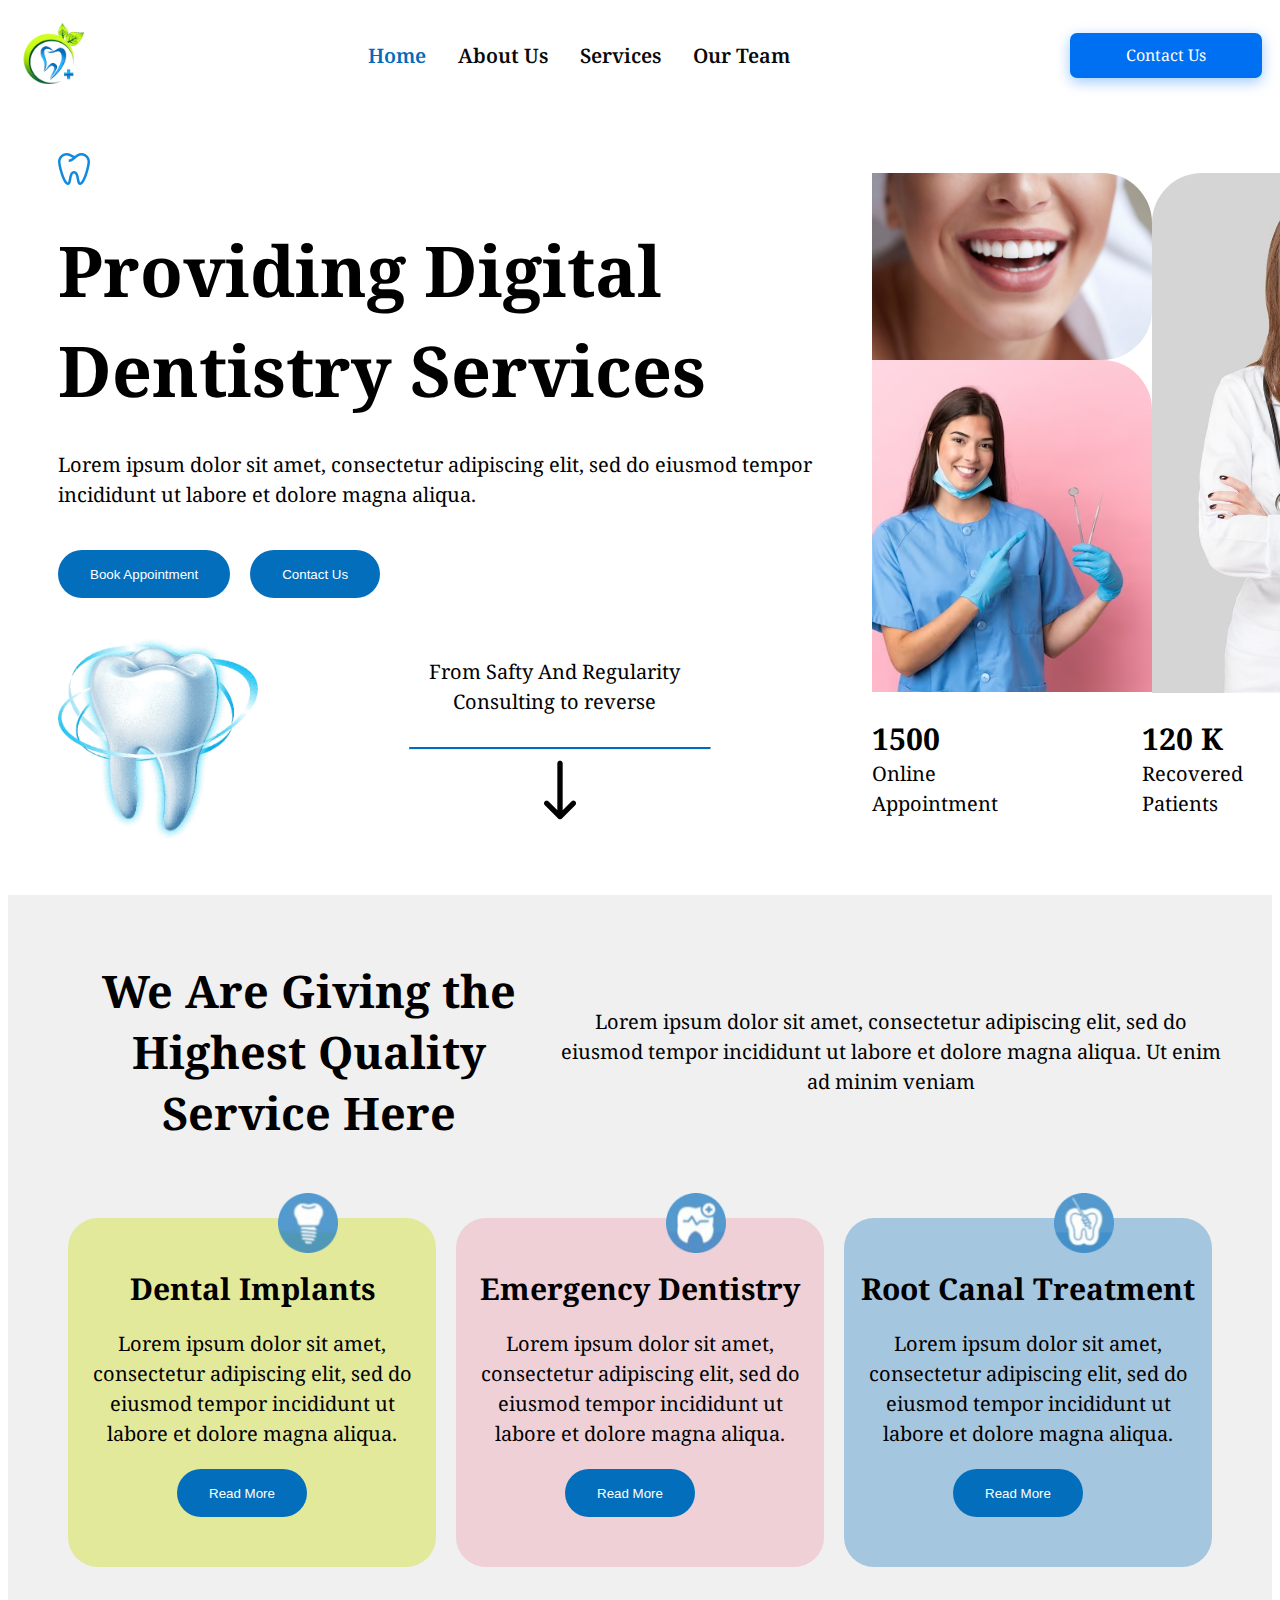
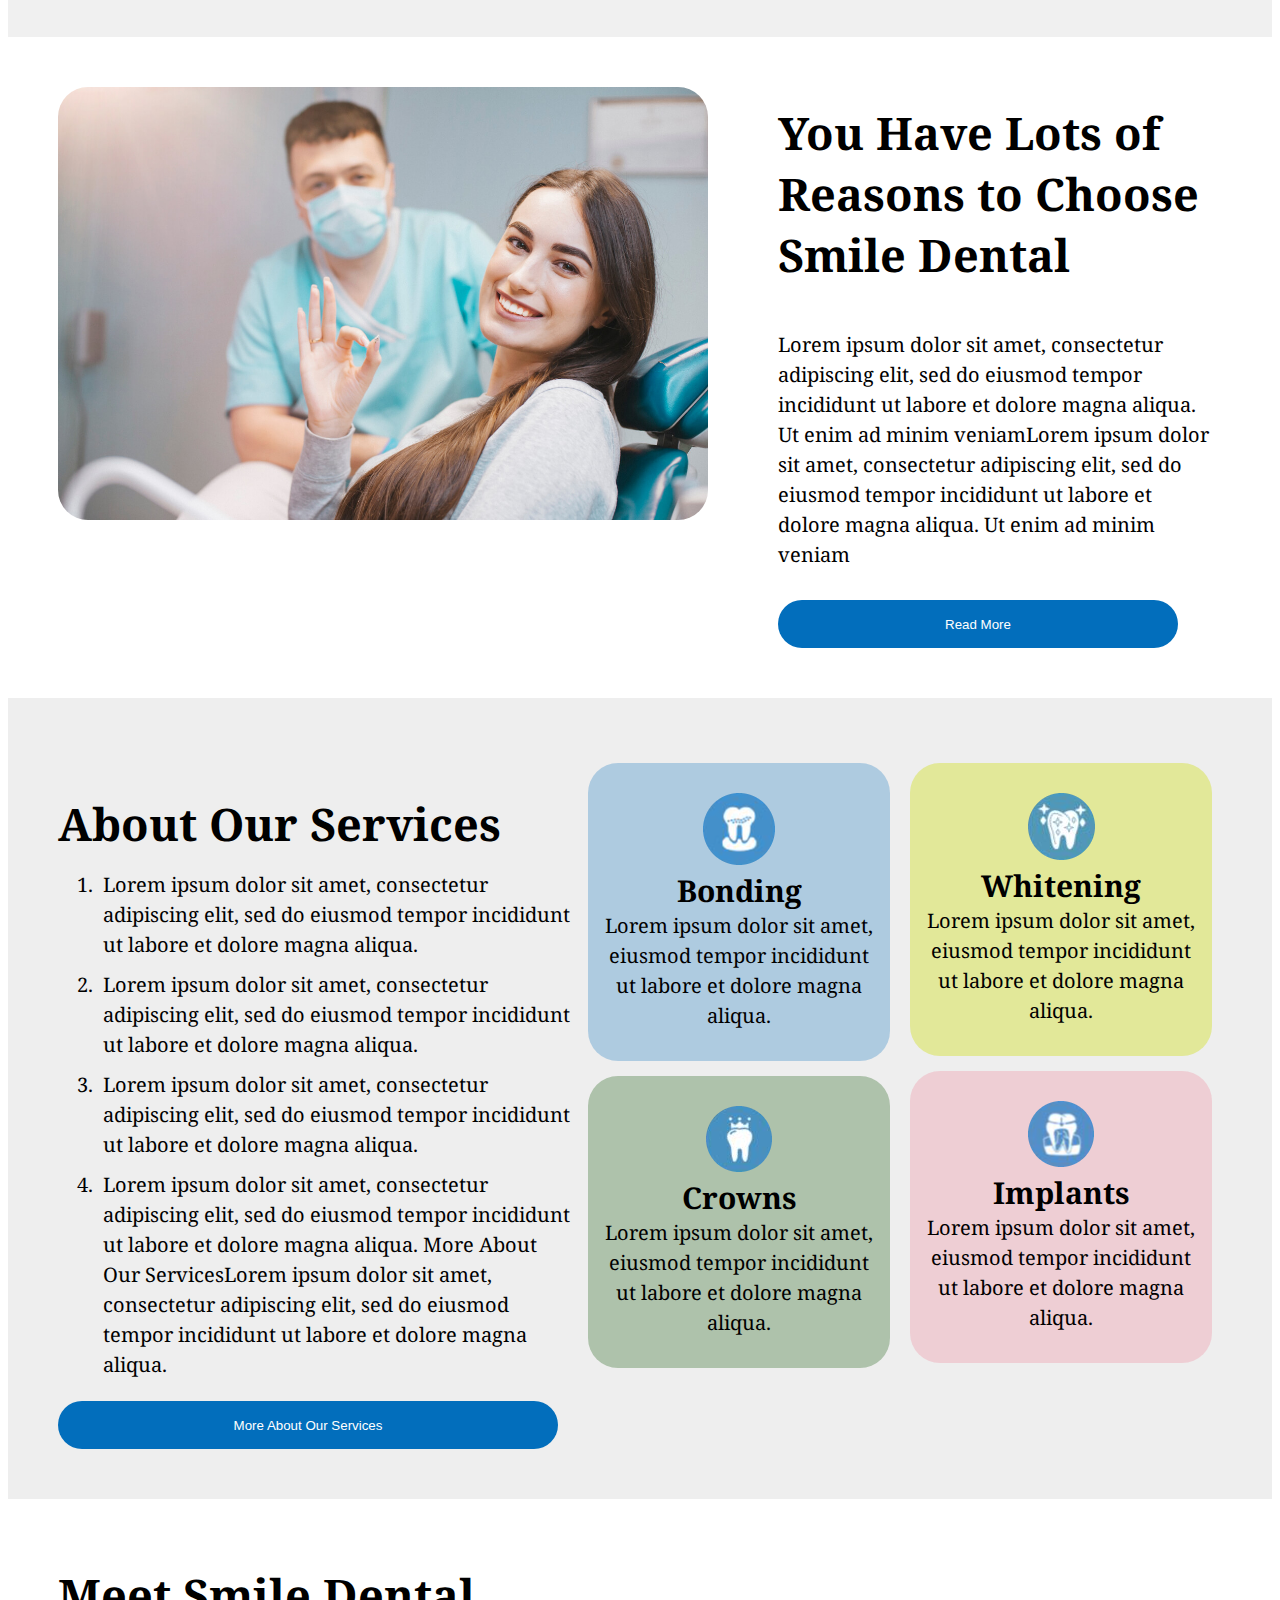
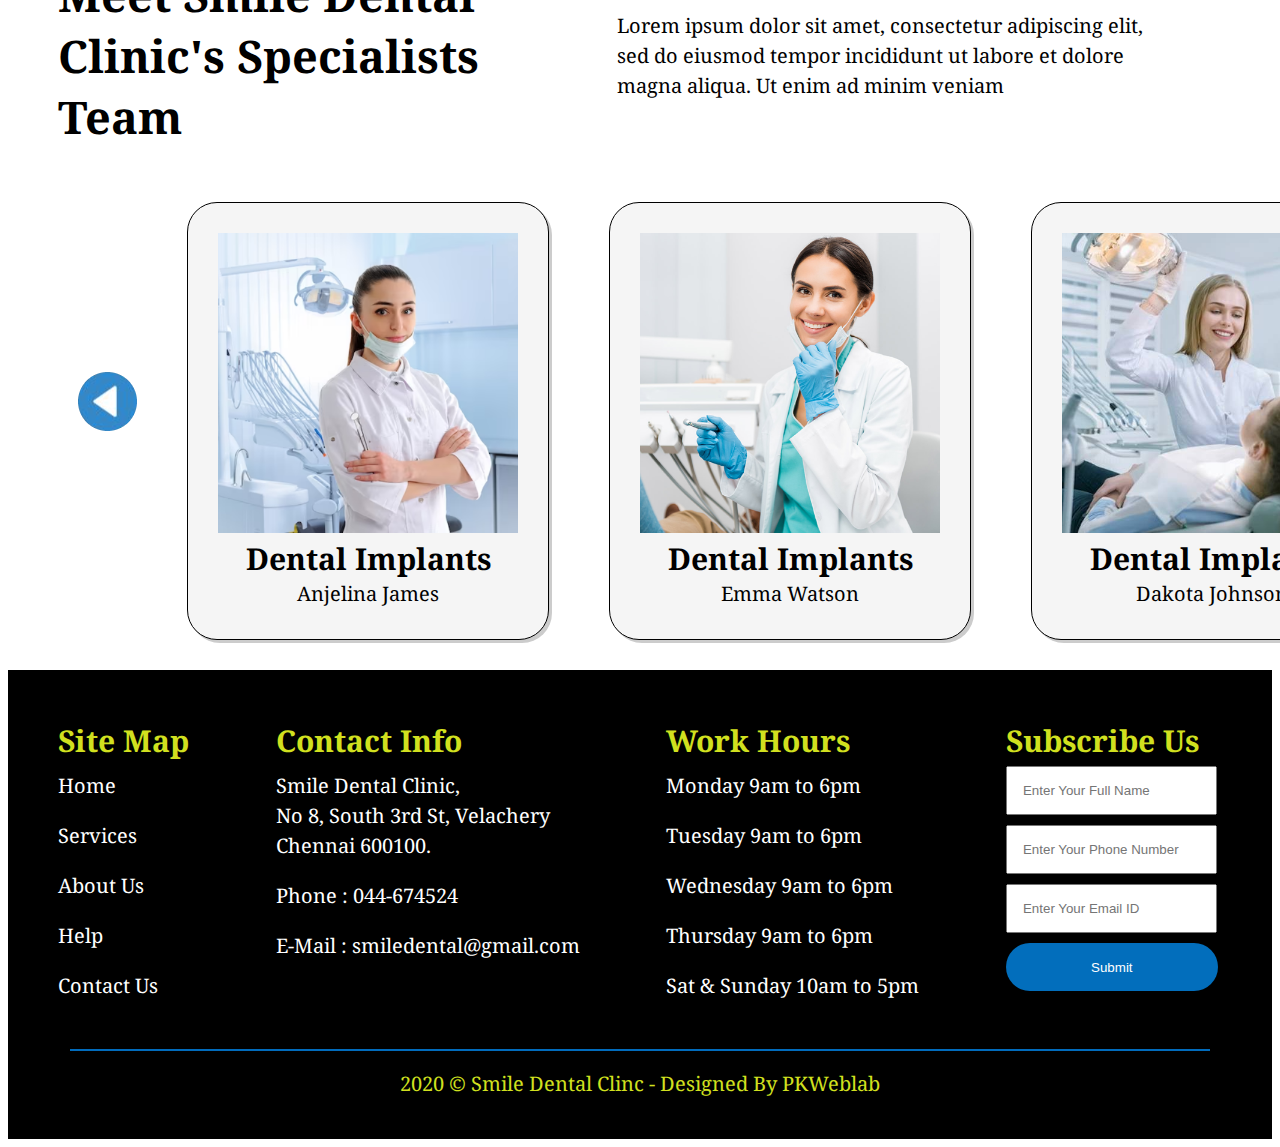
<file: index.html>
<!DOCTYPE html>
<html lang="en">
<head>
    <meta charset="UTF-8">
    <meta http-equiv="X-UA-Compatible" content="IE=edge">
    <meta name="viewport" content="width=device-width, initial-scale=1.0">
    <title>Smile Dental Clinic</title>
    <link rel="stylesheet" href="style.css">
    <link rel="preconnect" href="https://fonts.googleapis.com">
<link rel="preconnect" href="https://fonts.gstatic.com" crossorigin>
<link href="https://fonts.googleapis.com/css2?family=Noto+Serif&display=swap" rel="stylesheet">
</head>
<body>
    <!-- Navigation Section -->
    <header class="container">
    <div class="nav">
        <div class="logo">
            <img src="./Images/Logo.png" alt="logo">
        </div>
        <nav class="nav_text">
            <a class="active" href="#">Home</a>
            <a href="#abt">About Us</a>
            <a href="#os">Services</a>
            <a href="#ot">Our Team</a>
        </nav>
        <div class="cta">
            <span><a href="#ft">Contact Us</a> </span>
        </div>
    </div>
    </header>

    <!-- hero Section -->

    <div class="Heromainsec">
        <div class="heroFirst">
            <img src="./Images/tooth_icon.png" alt="tooth icon"><br>
            <h1>Providing Digital <br> Dentistry Services</h1>
            <p>Lorem ipsum dolor sit amet, consectetur adipiscing elit, sed do eiusmod tempor incididunt ut labore et dolore magna aliqua.</p>
            <div class="atf_btn" >
                <div ><a href="pop_up.html"><button class="atf_buttons"> <span class="button-content1">Book Appointment</span> </button></a></div>
                <div><a href="#ft"><button class="atf_buttons"><span class="button-content2"></span>Contact Us</button></a></div>
            </div>

    <!-- teeth icon section -->

            <div class="teeth_icon_sec">
                <div class="teet_icon"><img src="./Images/png-dental.png" alt=""></div>
                <div class="dentalImg">
                    <p>From Safty And Regularity Consulting to reverse</p><br>
                    <hr class="line">
                    <img src="./Images/down-arrow.png" alt="down arrow">
                </div>
            </div>
        </div>

    <!-- images section -->
          <div class="homeMainsection">

            <div class="threeImgs">
                <div class="twoImgs">
                    <div><img class="hImg1" src="./Images/dental-veneer-tips.jpg" alt="home section image1"></div>
                    <div><img class="hImg2" src="./Images/dentist-woman-holding-tools-isolated-pink-background-pointing-side-present-product_1368-247372 (1).png" alt="home section image2"></div>
                </div>

                <div>
                    <img class="hImg3" src="./Images/a5a3a0b4408a7fa7b7d840e6bfbb3017.jpg" alt="home section image3">
                </div>
            </div>


    <!-- Numbers -->

            <div class="NumbersWithtext">

                <div>
                    <h5>1500</h5>
                    <p>Online</p>
                    <p>Appointment</p>
                </div>

                <div>
                    <h5>120 K</h5>
                    <p>Recovered</p>
                    <p>Patients</p>
                </div>

                <div>
                    <h5>96 %</h5>
                    <p>Satisfaction</p>
                    <p>Rate</p>
                </div>
            </div>
        </div> 
    </div>


    <!-- About Section -->

    <div class="aboutMain" id="abt">

        <!-- about text section -->
         
        <div class="aboutText">
            <div>
                <h3>We Are Giving the Highest Quality Service Here</h3>
            </div>
            <div>
                <p>Lorem ipsum dolor sit amet, consectetur adipiscing elit, sed do eiusmod tempor incididunt ut labore et dolore magna aliqua. Ut enim ad minim veniam</p>
            </div>
        </div>

        <!-- About Card Section -->

        <div class="boxesMain">

            <div class="teethiconCir1"><img src="./Images/dentaimplaticon.png" alt=""></div>
            <div class="cardDI1">
                <h5>Dental Implants</h5>
                <p>Lorem ipsum dolor sit amet, consectetur adipiscing elit, sed do eiusmod tempor incididunt ut labore et dolore magna aliqua.</p>
                <a href="#os"><button class="atf_buttons"> <span class="button-content1"> Read More</span> </button></a>
            </div>

            <div class="teethiconCir1"><img src="./Images/About2icon.png" alt=""></div>
            <div class="cardDI2">
                <h5>Emergency Dentistry</h5>
                <p>Lorem ipsum dolor sit amet, consectetur adipiscing elit, sed do eiusmod tempor incididunt ut labore et dolore magna aliqua.</p>
                <a href="#os"><button class="atf_buttons"> <span class="button-content1"> Read More</span> </button></a>
            </div>
            <div class="teethiconCir1"><img src="./Images/gga-modified.png" alt=""></div>
            <div class="cardDI3">
                <h5>Root Canal Treatment</h5>
                <p>Lorem ipsum dolor sit amet, consectetur adipiscing elit, sed do eiusmod tempor incididunt ut labore et dolore magna aliqua.</p>
                <a href="#os"><button class="atf_buttons"> <span class="button-content1"> Read More</span> </button></a>
            </div>

        </div>

    </div>


    <!-- Why Choose Us Secion -->

    <div class="whyChoosusmain">
        <div class="whyChooseimg">
            <img class="whychooseimage" src="./Images/WhyChoosUs.jpg" alt="">
        </div>
        <div class="whyChooseCont">
            <div><h3>You Have Lots of Reasons to Choose Smile Dental</h3></div>
            <div><p>Lorem ipsum dolor sit amet, consectetur adipiscing elit, sed do eiusmod tempor incididunt ut labore et dolore magna aliqua. Ut enim ad minim veniamLorem ipsum dolor sit amet, consectetur adipiscing elit, sed do eiusmod tempor incididunt ut labore et dolore magna aliqua. Ut enim ad minim veniam</p></div>
            <div class="whyChoosbtn"><a href="#os"><button class="atf_buttons"> <span class="button-content1"> Read More</span> </button></a></div>
        </div>

    </div>


    <!-- Our Services Section -->

    <div class="ourServmain" id="os">

    <div class="ourservcontent">
        <!-- our service content -->
        <div>
            <h3>About Our Services</h3>
            <span>
                <ol>
                    <li>Lorem ipsum dolor sit amet, consectetur adipiscing elit, sed do eiusmod tempor incididunt ut labore et dolore magna aliqua.</li>
                    <li>Lorem ipsum dolor sit amet, consectetur adipiscing elit, sed do eiusmod tempor incididunt ut labore et dolore magna aliqua.</li>
                    <li>Lorem ipsum dolor sit amet, consectetur adipiscing elit, sed do eiusmod tempor incididunt ut labore et dolore magna aliqua.</li>
                    <li>Lorem ipsum dolor sit amet, consectetur adipiscing elit, sed do eiusmod tempor incididunt ut labore et dolore magna aliqua.
                        More About Our ServicesLorem ipsum dolor sit amet, consectetur adipiscing elit, sed do eiusmod tempor incididunt ut labore et dolore magna aliqua.</li>
                </ol>
            </span>
            <a href="#ot"><button class="atf_buttons"> <span class="button-content1">More About Our Services</span> </button></a>
        </div>
        </div>

        <!-- our service boxes -->
        <div class="ourServcards">
            <div class="OurSerrow1">
            <div class="cardServices1">
                <img src="./Images/Bondingicon.png" alt="Bonding">
                <h5>Bonding</h5>
                <p>Lorem ipsum dolor sit amet, eiusmod tempor incididunt ut labore et dolore magna aliqua.</p>
                <!-- <button class="atf_buttons"> <span class="button-content1"><a href=""></a> Read More</span> </button> -->
            </div>

            <div class="cardServices2">
                <img src="./Images/Crownicon.png" alt="Crown">
                <h5>Crowns</h5>
                <p>Lorem ipsum dolor sit amet, eiusmod tempor incididunt ut labore et dolore magna aliqua.</p>
                <!-- <button class="atf_buttons"> <span class="button-content1"><a href=""></a> Read More</span> </button> -->
            </div>
        </div>
    
        <div class="OurSerrow2">
            <div class="cardServices3">
                <img src="./Images/Whiteningicon.png" alt="Whitening">
                <h5>Whitening</h5>
                <p>Lorem ipsum dolor sit amet, eiusmod tempor incididunt ut labore et dolore magna aliqua.</p>
                <!-- <button class="atf_buttons"> <span class="button-content1"><a href=""></a> Read More</span> </button> -->
            </div>

            <div class="cardServices4">
                <img src="./Images/implanticon.png" alt="">
                <h5>Implants</h5>
                <p>Lorem ipsum dolor sit amet, eiusmod tempor incididunt ut labore et dolore magna aliqua.</p>
                <!-- <button class="atf_buttons"> <span class="button-content1"><a href=""></a> Read More</span> </button> -->
            </div>
        </div>

    </div>
</div>

<!-- Dental Clinic Team -->

    <!-- dental team title -->
    <div class="teamMain" id="ot">

        <div class="teamContent">
            <div class="teamtitle">
                <h3>Meet Smile Dental Clinic's Specialists Team</h3>
            </div>
            <div class="teamPara">
                <p>Lorem ipsum dolor sit amet, consectetur adipiscing elit, sed do eiusmod tempor incididunt ut labore et dolore magna aliqua. Ut enim ad minim veniam</p>
            </div>
        </div>

    <!-- dental team cards -->
    <div class="teamCardsec">

        <div class="teamIcon">
            <img src="./Images/backbuttonicon.png" alt="Back Button">
        </div>

        <div class="teamCard1">
            <img src="./Images/Team1.png" alt="">
            <h5>Dental Implants</h5>
            <p>Anjelina James</p>
        </div>

        <div class="teamCard1">
            <img src="./Images/Team2.png" alt="">
            <h5>Dental Implants</h5>
            <p>Emma Watson</p>
        </div>

        <div class="teamCard1">
            <img src="./Images/Team3.jpg" alt="">
            <h5>Dental Implants</h5>
            <p>Dakota Johnson</p>
        </div>

        <div class="teamIcon">
            <img src="./Images/next-modified.png" alt="Next Button">
        </div>

        </div>
    </div>

    <!-- Footer -->

    <div class="footerMain" id="ft">
        <div class="siteMap">
            <h5>Site Map</h5>
            <p>Home</p>
            <p>Services</p>
            <p>About Us</p>
            <p>Help</p>
            <p>Contact Us</p>
        </div>

        <div class="contactInfo">
            <H5>Contact Info</H5>
            <p>Smile Dental Clinic, <br>No 8, South 3rd St, Velachery <br> Chennai 600100.</p>
            <p>Phone : 044-674524</p>
            <p>E-Mail : smiledental@gmail.com</p>
        </div>
        
        <div class="workHours">
            <h5>Work Hours</h5>
            <p>Monday 9am to 6pm</p>
            <p>Tuesday 9am to 6pm</p>
            <p>Wednesday 9am to 6pm</p>
            <p>Thursday 9am to 6pm</p>
            <p>Sat & Sunday 10am to 5pm</p>
        </div>

        <div class="subform">
            <h5>Subscribe Us</h5>
            
            <input type="text" placeholder="Enter Your Full Name"><br>
            
            <input type="Phone" placeholder="Enter Your Phone Number"><br>

            <input type="Email" placeholder="Enter Your Email ID"><br>
            <input type="submit" value="Submit" class="submitBtn">

        </div>
        
    </div>

    <!-- extended footer -->
    <div class="extFooter">
        
        <div class="copyRight">
            <hr>
            <p>2020 © Smile Dental Clinc - Designed By PKWeblab</p>
        </div>

    </div>
    

</body>
</html>
</file>
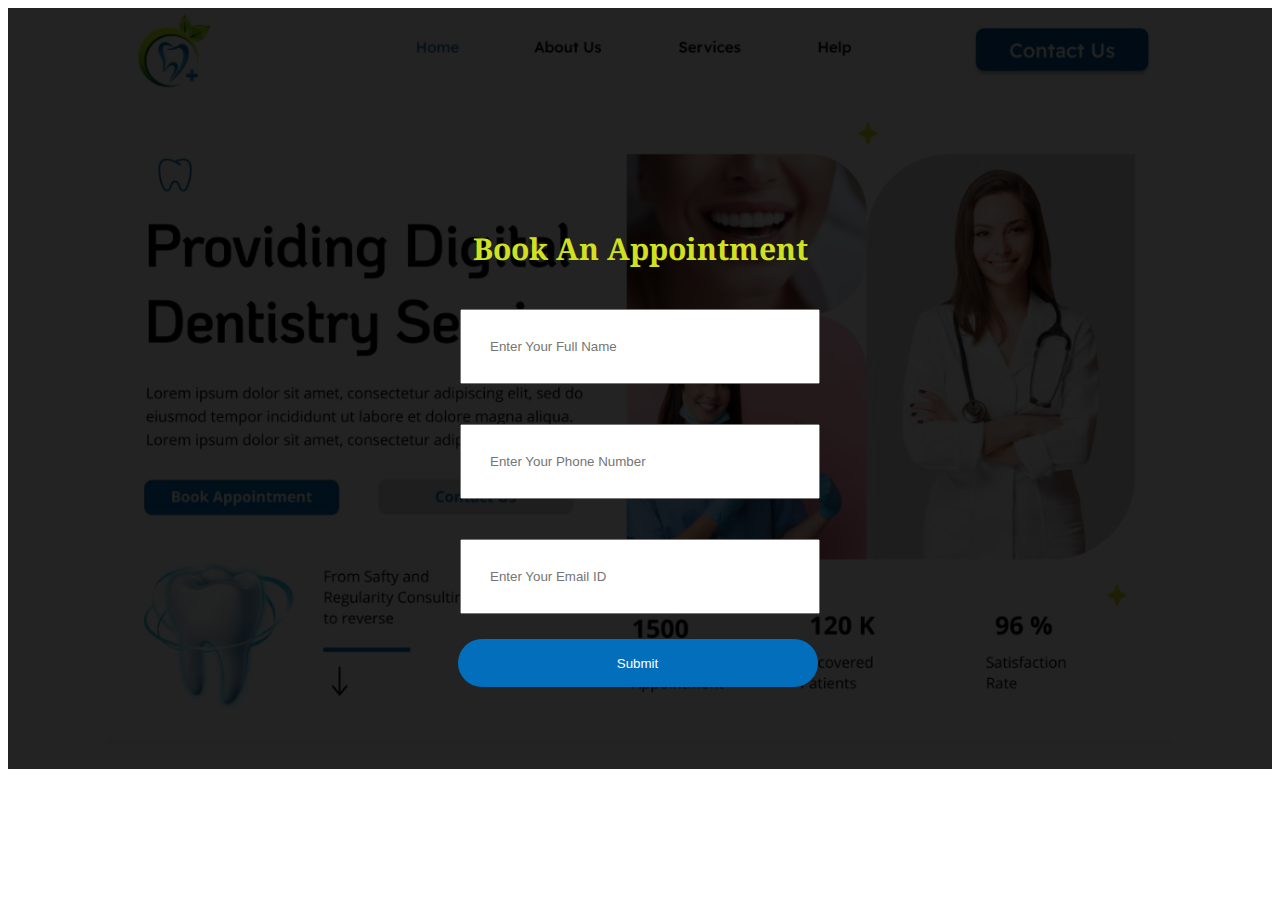
<file: pop_up.html>
<!DOCTYPE html>
<html lang="en">
<head>
    <meta charset="UTF-8">
    <meta http-equiv="X-UA-Compatible" content="IE=edge">
    <meta name="viewport" content="width=device-width, initial-scale=1.0">
    <title>Pop Up</title>
    <link rel="stylesheet" href="Pop_upStyle.css">
    <link rel="preconnect" href="https://fonts.googleapis.com">
<link rel="preconnect" href="https://fonts.gstatic.com" crossorigin>
<link href="https://fonts.googleapis.com/css2?family=Noto+Serif&display=swap" rel="stylesheet">
</head>
<body>
  
    <div class="bookForm">
        
        <div class="subform">
            
            <h5>Book An Appointment</h5>
            
            <input class="field" type="text" placeholder="Enter Your Full Name"><br>
            
            <input class="field" type="Phone" placeholder="Enter Your Phone Number"><br>

            <input class="field" type="Email" placeholder="Enter Your Email ID"><br>
            <input type="submit" value="Submit" class="submitBtn">

            <img class="bgImg" src="./Images/Bgpopup.JPG" alt="">

        </div>
        

    </div>
</body>
</html>
</file>
<file: style.css>
/* Overall font styling */
body{
    font-family: 'Noto Serif', serif;
}
body h1{
    font-size: 70px;
    margin: 0px;
    line-height: 100px;
}
body h3{
  font-size: 45px;
}
body p{
    font-size:20px;
    margin: 0px;
    line-height: 30px;
}
body h5{
  font-size: 30px;
  margin: 0px;
}


/* navigation-header styling */
.nav{
    display: flex;
    place-content: space-between;
    align-items: center;
    /* align-content: flex-end; */
    padding: 10px;
}

/* logo Styling */
.logo img{
    width: 70px;
}

/* nav text styling */
.nav_tex{
    overflow: hidden;
}
.nav_text a{
  float: left;
  color: #080808;
  text-align: center;
  padding: 14px 16px;
  text-decoration: none;
  font-size: 20px;
  font-weight: 600;
}
.nav_text a.active{
    color: #036BBA;
}
.nav_text a:hover {
    /* background-color: #ddd; */
    color: #43861E;
  }

  /* atf_buttons Styling */

  .cta a{
    text-decoration: none;
    color: white;
  }
  .cta {
    display: inline-block;
                outline: 0;
                cursor: pointer;
                border: none;
                padding: 0 56px;
                height: 45px;
                line-height: 45px;
                border-radius: 7px;
                background-color: #0070f3;
                color: white;
                font-weight: 400;
                font-size: 16px;
                box-shadow: 0 4px 14px 0 rgb(0 118 255 / 39%);
                transition: background 0.2s ease,color 0.2s ease,box-shadow 0.2s ease;
  }
  .cta:hover{
    background: rgba(0, 119, 255, 0.925);
    box-shadow: 0 6px 20px rgb(0 118 255 / 23%);
}

/* hero section style */
.heroFirst h1{
  padding: 30px 0px;
}
.heroFirst .atf_btn{
  padding: 40px 0px;
}



/* atf_buttons animation */
/* https://uiverse.io/gharsh11032000/curvy-walrus-42 */
/* https://webdeasy.de/en/top-css-atf_buttonss-en/ */
.atf_btn{
    display: flex;
    padding: 20px 0px;
    
}
.atf_buttons {
  position: relative;
  overflow: hidden;
  height: 3rem;
  padding: 0 2rem;
  margin: 0px 20px 0px 0px;
  border-radius: 1.5rem;
  background: #026EBC;
  background-size: 400%;
  color: #fff;
  border: none;
  cursor: pointer;
}

.atf_buttons:hover::before {
  transform: scaleX(1);
  color: white;
}

.buttons-content {
  position: relative;
  z-index: -1;
}

.atf_buttons::before {
  content: "";
  position: absolute;
  top: 0;
  left: 0;
  transform: scaleX(0);
  transform-origin: 0 50%;
  width: 100%;
  height: inherit;
  border-radius: inherit;
  background: linear-gradient(
    82.3deg,
    #79c20c7a 10.8%,
    #16734391 94.3%
  );
  transition: all 0.475s;
}

/* teeth icon section */

.teeth_icon_sec{
  display: flex;
  align-items: center;
  padding: 0px 0px;
}
.teet_icon img{
  width: 200px;
}
.teeth_icon_sec hr{
  width: 300px;
  border-top: 2px solid #036BBA;

}

.teeth_icon_sec p{
  margin: 0px;
}

/* Hero section image styling */
.threeImgs{
  display: flex;
  padding: 20px 0px;
}
.hImg1 {
  width: 280px;
  margin-bottom: 0px;
  border-top-right-radius: 50px;
  border-bottom-right-radius: 50px;
}
.hImg2{
  width: 280px;
  margin-top: -5px;
  border-top-right-radius: 50px;
}
.hImg3{
  width: 345px;
  border-bottom-right-radius: 50px;
  border-top-left-radius: 50px;
}

/* NumbersWithText */

.NumbersWithtext{
  display: flex;
  margin: 0px;
  justify-content: space-between;
  
}

.Heromainsec{
  display: flex;
padding: 50px;
  
}

.heroFirst{
  width:100%;
  padding: 0px 5px 0px 0px;
}
.homeMainsection{
  padding: 0px 0px 0px 5px;
  
}
.dentalImg p{
  padding: 0px 145px;
  width: 50%;
  text-align: center;
}
.dentalImg Img{
  padding:  0px 270px;

}


/* About section styling */
.aboutMain{
  padding: 20px 50px 70px 50px;
  background-color: #cccccc4d;
}

.aboutText{
  display: flex;
  align-items: center;
  justify-content: space-around;
  text-align: center;
  padding-bottom: 30px;
  padding-top: 0;
}

/*About section card styling */

.boxesMain{
  display: flex;
}

.boxesMain h5{
  padding: 0px 0px;
}
.boxesMain p{
  padding: 20px 0px;
}

.cardDI1{
  background-color: #d0e01f69;
  text-align: center;
  padding: 50px 10px;
  border-radius: 30px;
  margin: 0px 10px;
}

.cardDI2{
  background-color: #ef96a859;
  text-align: center;
  padding: 50px 10px;
  border-radius: 30px;
  margin: 0px 10px;
}
.cardDI3{
  background-color: #016bbc4f;
  text-align: center;
  padding: 50px 10px;
  border-radius: 30px;
  margin: 0px 10px;
}
.teethiconCir1 img{
  position: absolute;
  z-index: 1;
  margin-top: -25px;
  margin-left: 220px;
  width: 60px;
  height: 60px;
}

/* Why choose Us */

.whyChoosusmain{
  display: flex;
  padding: 50px;
  
 
}
.whyChooseCont{
  margin-top: -30px ;
}
.whyChooseimg img{
  width: 650px
}
.whychooseimage{
  border-radius: 30px;
}
.whyChoosusmain h3{
  padding: 0px 50px 0px 70px;
}
.whyChoosusmain p{
  padding: 0px 50px 0px 70px;
}
.whyChoosusmain button{
  width: 400px;
}
.whyChoosbtn{
  padding: 30px 70px 0px 70px;
}

/* our service section */

/* our service Content */
.ourServmain{
  display: flex;
  padding: 50px;
  background-color: #cccccc56;
}
.ourservcontent h3{
 margin-bottom: -5px;
}

.ourservcontent button{
  width: 500px;

}

.ourservcontent{
  width: 100%;
}
.ourservcontent li{
  font-size: 20px;
  line-height: 30px;
  padding: 5px;
}

/* our service card section */
.ourServcards{
  display: flex;
 
}
.cardServices1{
  background-color: #016bbc44;
  text-align: center;
  padding: 30px 10px;
  border-radius: 30px;
  margin: 15px 10px;
}
.cardServices2{
  background-color: #2f6b2856;
  text-align: center;
  padding: 30px 10px;
  border-radius: 30px;
  margin: 15px 10px;
}
.cardServices3{
  background-color: #d0e01f69;
  text-align: center;
  padding: 30px 10px;
  border-radius: 30px;
  margin: 15px 10px;
}
.cardServices4{
  background-color: #ef96a85d;
  text-align: center;
  padding: 30px 10px;
  border-radius: 30px;
  margin: 15px 10px;
}


/* Team section styling */

.teamMain{
  padding: 20px 50px;
}
.teamContent{
  display: flex;
  align-items: center;
}
.teamtitle{
  
  width: 100%;
}
.teamPara p{
   padding: 0px 60px;
}

/* team cards styling */
.teamCard1{
  padding: 30px;
  margin: 10px 30px;
  text-align: center;
  background-color: #f5f5f5;
  border: solid 1px;
  border-radius: 30px;
  box-shadow: 3px 3px #cccccc;
  position: relative;
}
.teamCard1::before{
  position: absolute;
  top: 0;
  left: 0;
  width: 100%;
  height: 100%;
  border-radius: 50%;
  background: #1f1f1d;
  transition: .5s;
  transform: scale(.9);
  z-index: -1;
}
.teamCard1:hover::before{
  transform: scale(1.1);
  box-shadow: 0 0 15px #b8b844;
}
.teamCard1:hover{
  color: #016BBC;
  box-shadow: 0 0 2px #131312;
  text-shadow: 0 0 2px #1b1b1a;
}
.teamCardsec{
  display: flex;
}
.teamCard1 img{
  width: 300px;
}
.teamIcon{
  margin: 180px 20px;
}

/* footer styling */
.footerMain{
  display: flex;
  background-color: #000000;
  padding: 50px 50px 0px 50px;
  justify-content: space-between;
}
.footerMain h5{
  color: #D1E01F;
}
.footerMain p{
  color: white;
  padding: 10px 0px;
}
.subform input{
  padding: 15px;
  margin: 5px 5px 5px 0px;
}
.submitBtn{
  width: 98%;
  padding: 15px;
  position: relative;
  overflow: hidden;
  height: 3rem;
  padding: 0 2rem;
  margin: 0px 20px 0px 0px;
  border-radius: 30px;
  background: #026EBC;
  background-size: 400%;
  color: #fff;
  border: none;
  cursor: pointer;
}
.submitBtn:hover {
  background-color:#D1E01F ;
  padding: 15px;
  transform-origin: 0 100%;
  width: 98%;
  height: inherit;
  border-radius: 30px;
  background: linear-gradient(
    82.3deg,
    #79c20c7a 10.8%,
    #16734391 94.3%
  );
  transition: all 0.475s;
}
/* .submitBtn:hover::before {
  transform: scaleX(1);
  color: white;
}
.buttons-content {
  position: relative;
  z-index: -1;
}
.submitBtn::before {
  content: "";
  position: absolute;
  top: 0;
  left: 0;
  transform: scaleX(0);
  transform-origin: 0 50%;
  width: 100%;
  height: inherit;
  border-radius: inherit;
  background: linear-gradient(
    82.3deg,
    #79c20c7a 10.8%,
    #16734391 94.3%
  );
  transition: all 0.475s;
} */

/* extended footer */

.extFooter{
  background-color: #000000;
  margin-top: 0px;
}
.hline{
  background-color: #000000;
  padding: 0px;
  margin: 0px;
}
.copyRight hr{
  border: solid 1px;
  color: #016BBC;
  width: 90%;
}
.copyRight p{
  padding: 10px 0px;
}
.copyRight{
  padding: 30px 0px;
  color:#D1E01F ;
  text-align: center;
}
</file>
<file: Pop_upStyle.css>
/* Overall font styling */
body{
    font-family: 'Noto Serif', serif;
}
body h1{
    font-size: 70px;
    margin: 0px;
    line-height: 100px;
}
body h3{
  font-size: 45px;
}
body p{
    font-size:20px;
    margin: 0px;
    line-height: 30px;
}
body h5{
  font-size: 30px;
  margin: 0px;
}

/* pop up form style */

.subform input{
    padding: 15px;
    margin: 5px 5px 5px 0px;
  }
  .submitBtn{
    width: 360px;
    padding: 15px;
    position: relative;
    overflow: hidden;
    height: 3rem;
    padding: 0 2rem;
    margin: 0px 20px 0px 0px;
    border-radius: 30px;
    background: #026EBC;
    background-size: 400%;
    color: #fff;
    border: none;
    cursor: pointer;
  }
  .submitBtn:hover {
    background-color:#D1E01F ;
    padding: 15px;
    transform-origin: 0 100%;
    width: 360px;
    height: 3rem;
    /* height: inherit; */
    border-radius: 30px;
    background: linear-gradient(
      82.3deg,
      #79c20c7a 10.8%,
      #16734391 94.3%
    );
    transition: all 0.475s;
  }

  .bgImg{
    position: relative;
    z-index: -1;
    width: 100%;
    margin-top: -680px;
  }

  .subform{
    width: fit-content;
    text-align: center;
    background-color: #000000dc;
    padding: 200px 100px 20px 100px;
  }
  .subform h5{
    color: #D1E01F;
    padding: 20px;
  }
  .subform .field{
    width: 300px;
    padding: 28px;
    margin: 20px;
  }
</file>
